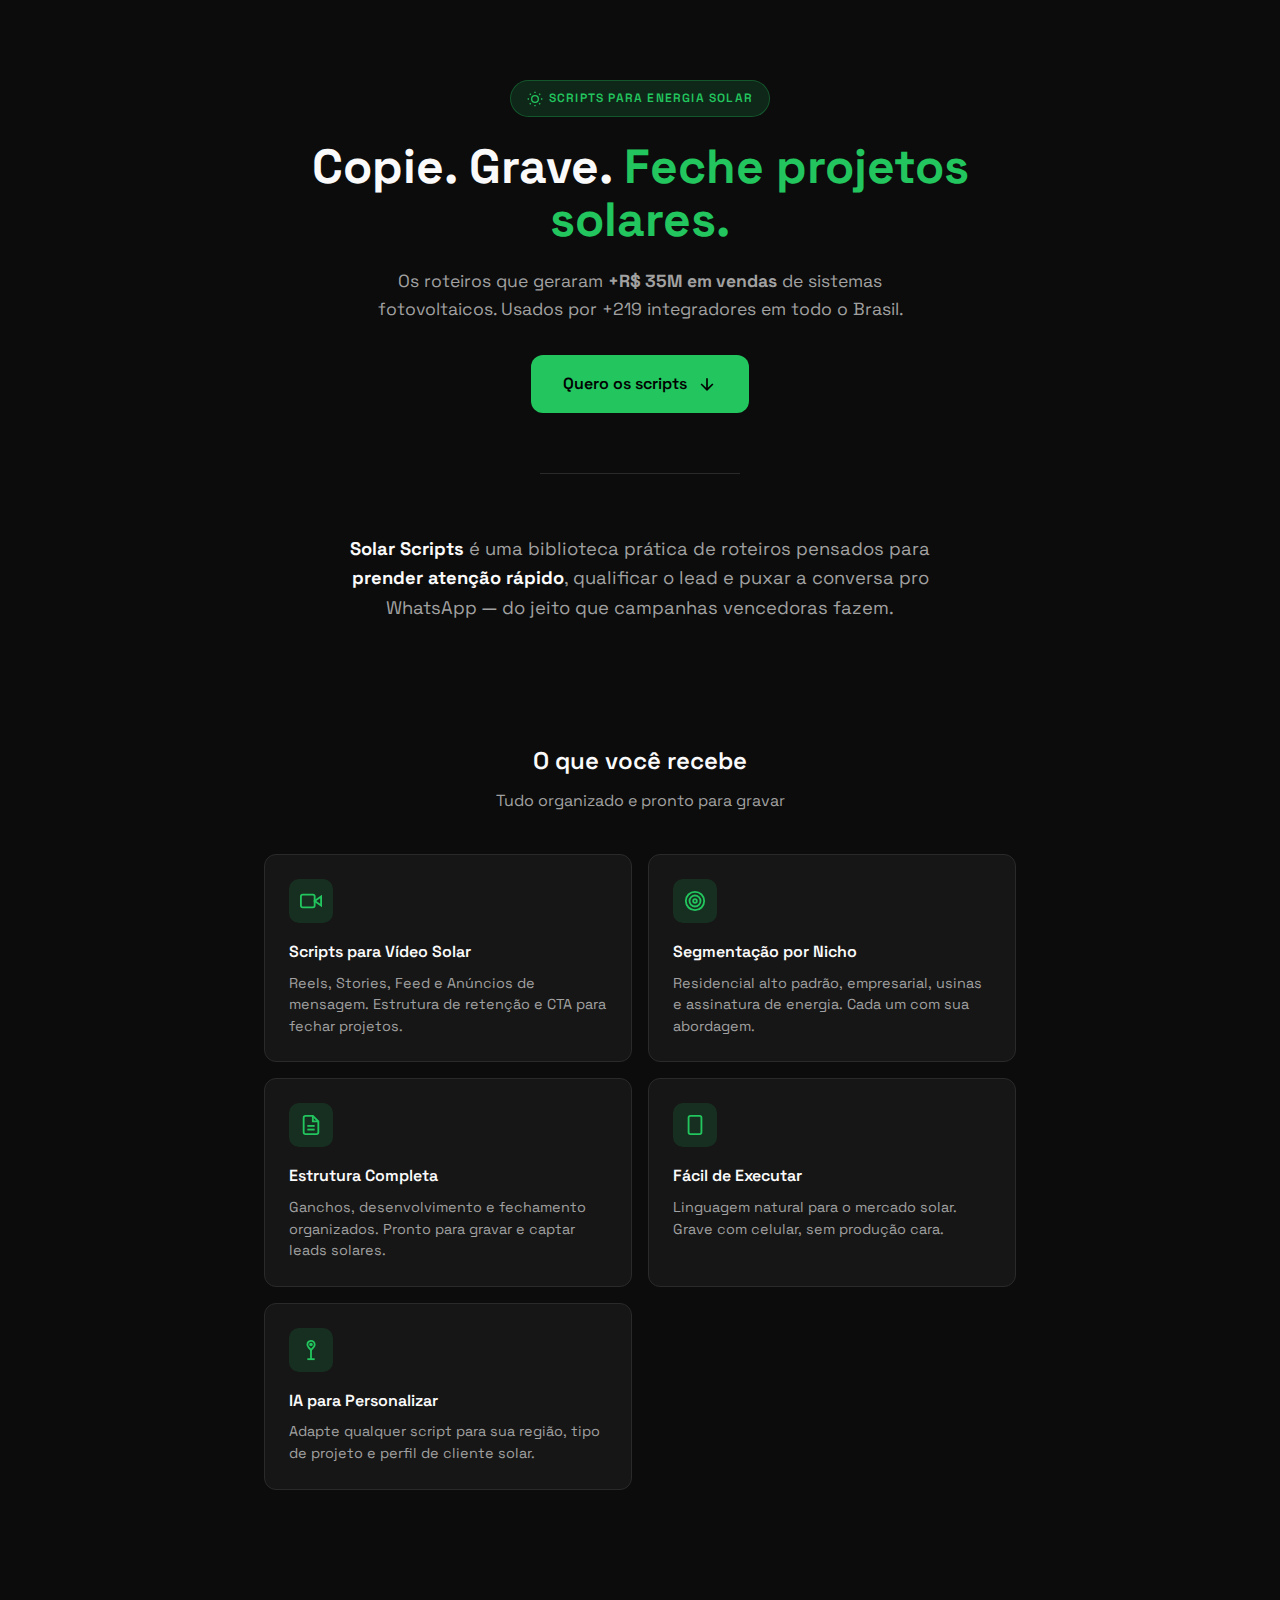
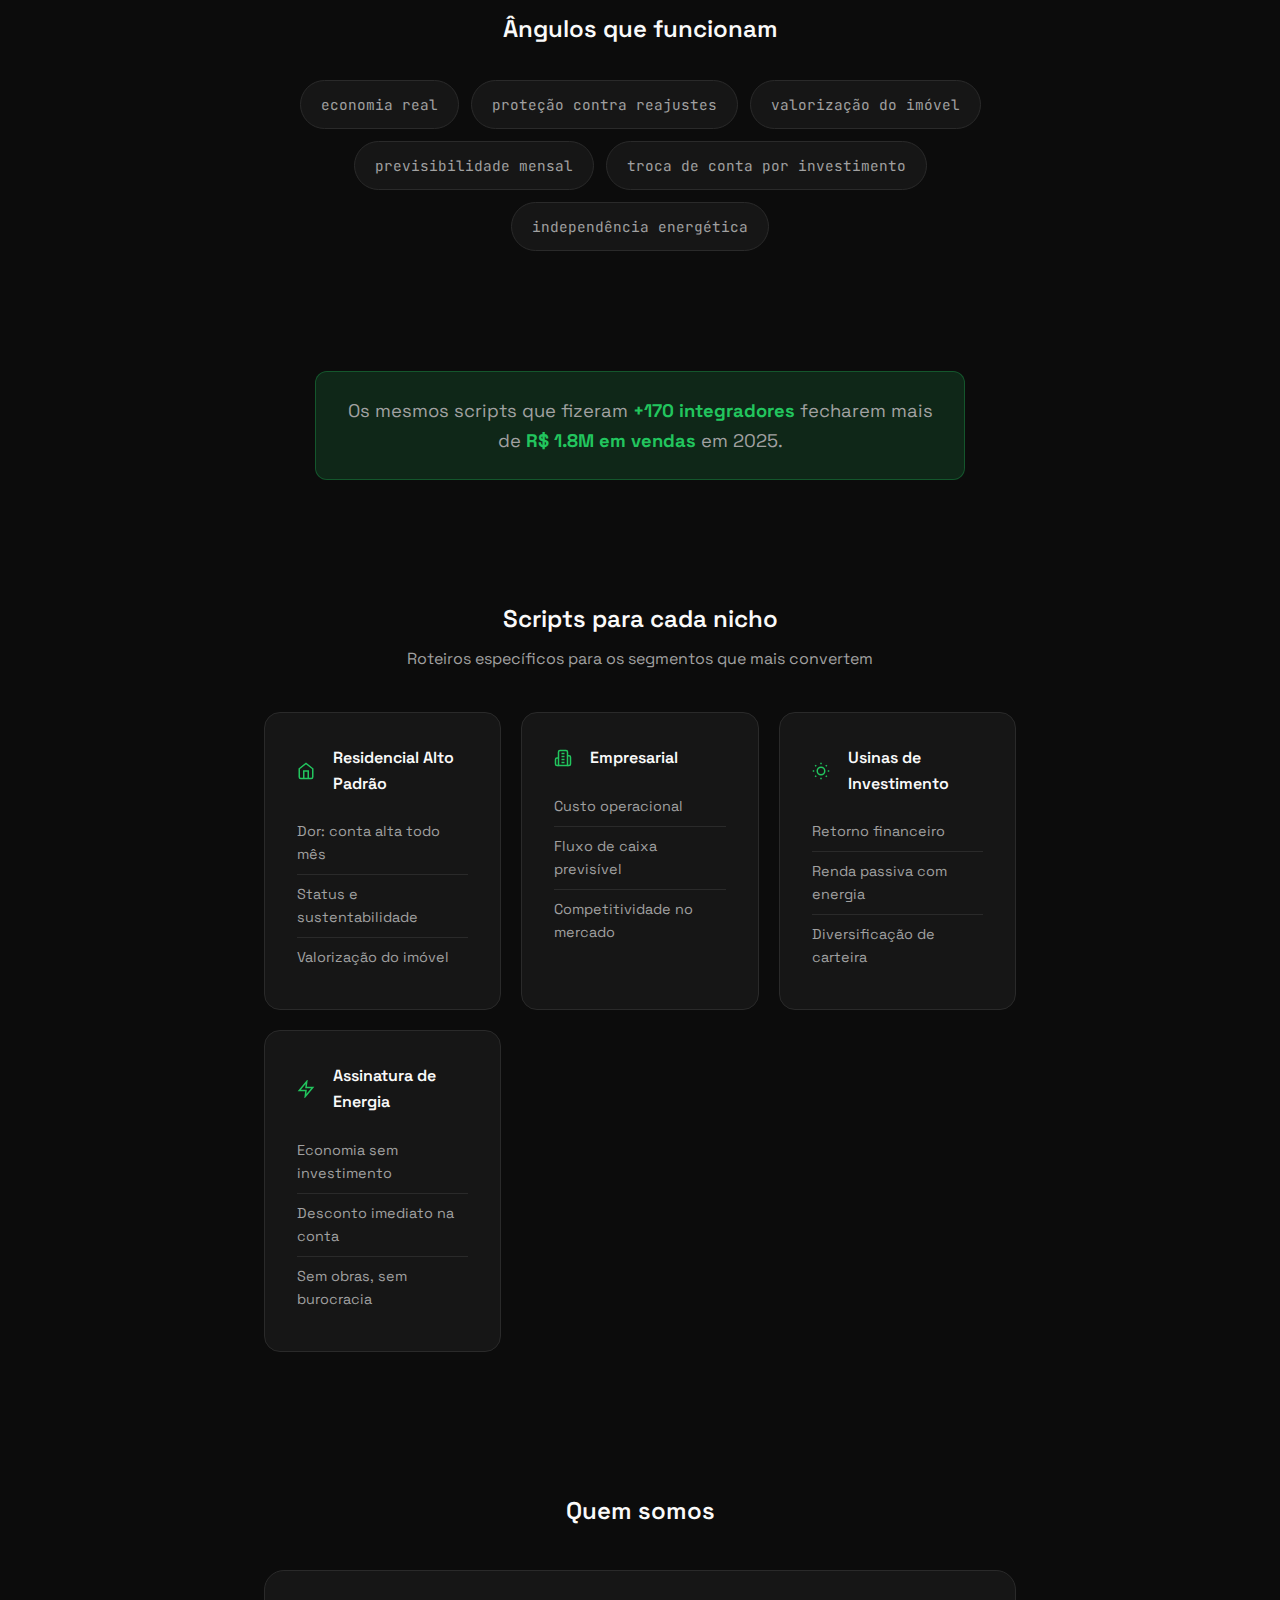
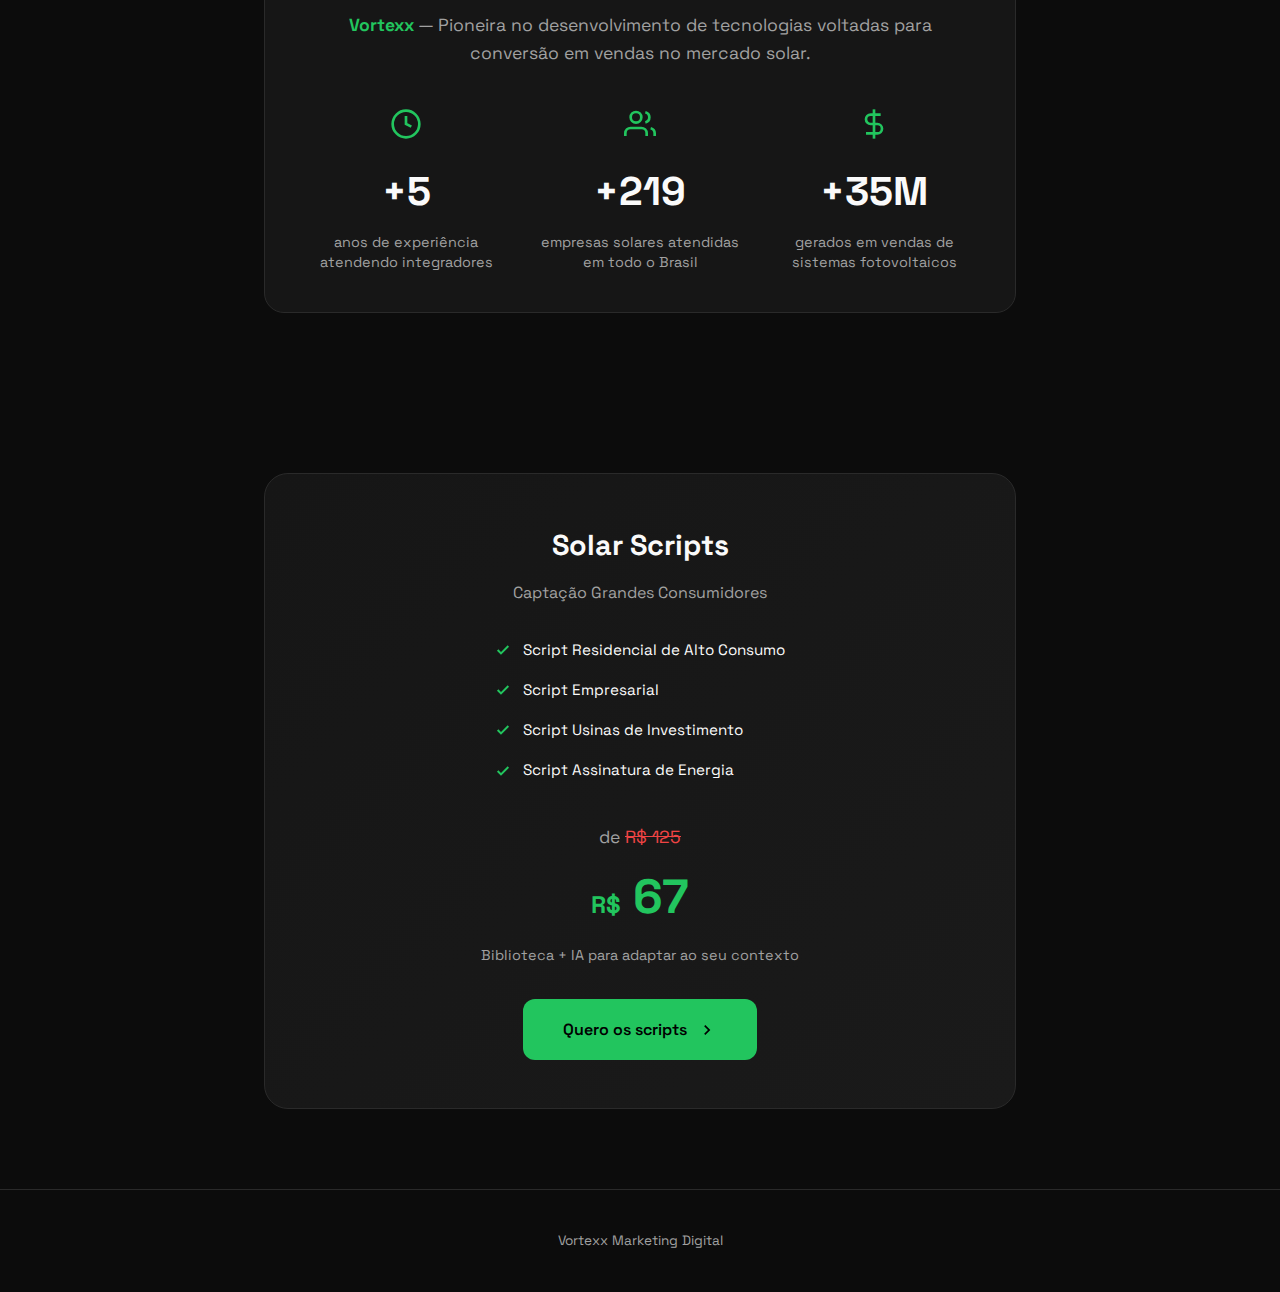
<file: solar-scripts.html>
<!DOCTYPE html>
<html lang="pt-BR">
<head>
    <meta charset="UTF-8">
    <meta name="viewport" content="width=device-width, initial-scale=1.0">
    <title>Solar Scripts | Roteiros Prontos para Anúncios que Convertem</title>
    <meta name="description" content="Biblioteca de scripts prontos para gravar anúncios de energia solar. Focado em residencial alto padrão e grandes consumidores empresariais.">
    <link rel="preconnect" href="https://fonts.googleapis.com">
    <link rel="preconnect" href="https://fonts.gstatic.com" crossorigin>
    <link href="https://fonts.googleapis.com/css2?family=Space+Grotesk:wght@400;500;600;700&family=JetBrains+Mono:wght@400;500&display=swap" rel="stylesheet">
    <style>
        * {
            margin: 0;
            padding: 0;
            box-sizing: border-box;
        }

        :root {
            --bg: #0c0c0c;
            --bg-card: #161616;
            --bg-card-hover: #1a1a1a;
            --accent: #22c55e;
            --accent-dim: rgba(34, 197, 94, 0.15);
            --text: #fafafa;
            --text-muted: #a1a1a1;
            --border: #2a2a2a;
        }

        html {
            scroll-behavior: smooth;
        }

        body {
            font-family: 'Space Grotesk', sans-serif;
            background: var(--bg);
            color: var(--text);
            line-height: 1.6;
        }

        .container {
            max-width: 800px;
            margin: 0 auto;
            padding: 0 24px;
        }

        /* Hero */
        .hero {
            padding: 80px 0 60px;
            text-align: center;
        }

        .badge {
            display: inline-block;
            background: var(--accent-dim);
            color: var(--accent);
            font-size: 0.75rem;
            font-weight: 600;
            text-transform: uppercase;
            letter-spacing: 0.1em;
            padding: 8px 16px;
            border-radius: 100px;
            border: 1px solid rgba(34, 197, 94, 0.3);
            margin-bottom: 24px;
        }

        .hero h1 {
            font-size: clamp(2rem, 5vw, 3rem);
            font-weight: 700;
            line-height: 1.1;
            margin-bottom: 20px;
        }

        .hero h1 span {
            color: var(--accent);
        }

        .hero p {
            font-size: 1.1rem;
            color: var(--text-muted);
            max-width: 600px;
            margin: 0 auto;
        }

        .hero-button {
            display: inline-flex;
            align-items: center;
            gap: 10px;
            margin-top: 32px;
            background: var(--accent);
            color: #000;
            font-family: 'Space Grotesk', sans-serif;
            font-size: 1rem;
            font-weight: 600;
            padding: 16px 32px;
            border-radius: 12px;
            text-decoration: none;
            transition: all 0.2s ease;
        }

        .hero-button:hover {
            transform: translateY(-2px);
            box-shadow: 0 10px 40px rgba(34, 197, 94, 0.3);
        }

        /* Divider */
        .divider {
            height: 1px;
            background: var(--border);
            margin: 0 auto;
            max-width: 200px;
        }

        /* What Section */
        .what {
            padding: 60px 0;
        }

        .what p {
            font-size: 1.15rem;
            color: var(--text-muted);
            text-align: center;
            max-width: 650px;
            margin: 0 auto;
        }

        .what p strong {
            color: var(--text);
        }

        /* Features Grid */
        .features {
            padding: 60px 0;
        }

        .features-header {
            text-align: center;
            margin-bottom: 40px;
        }

        .features-header h2 {
            font-size: 1.5rem;
            font-weight: 600;
            margin-bottom: 8px;
        }

        .features-header p {
            color: var(--text-muted);
        }

        .features-grid {
            display: grid;
            grid-template-columns: repeat(auto-fit, minmax(280px, 1fr));
            gap: 16px;
        }

        .feature-card {
            background: var(--bg-card);
            border: 1px solid var(--border);
            border-radius: 12px;
            padding: 24px;
            transition: all 0.2s ease;
        }

        .feature-card:hover {
            background: var(--bg-card-hover);
            border-color: #3a3a3a;
        }

        .feature-icon {
            width: 44px;
            height: 44px;
            background: var(--accent-dim);
            border-radius: 10px;
            display: flex;
            align-items: center;
            justify-content: center;
            margin-bottom: 16px;
            color: var(--accent);
        }

        .feature-icon svg {
            width: 22px;
            height: 22px;
            flex-shrink: 0;
        }

        .feature-card h3 {
            font-size: 1rem;
            font-weight: 600;
            margin-bottom: 8px;
        }

        .feature-card p {
            font-size: 0.9rem;
            color: var(--text-muted);
            line-height: 1.5;
        }

        /* Angles Section */
        .angles {
            padding: 60px 0;
        }

        .angles-header {
            text-align: center;
            margin-bottom: 32px;
        }

        .angles-header h2 {
            font-size: 1.5rem;
            font-weight: 600;
        }

        .angles-list {
            display: flex;
            flex-wrap: wrap;
            gap: 12px;
            justify-content: center;
        }

        .angle-tag {
            background: var(--bg-card);
            border: 1px solid var(--border);
            padding: 12px 20px;
            border-radius: 100px;
            font-size: 0.9rem;
            color: var(--text-muted);
            font-family: 'JetBrains Mono', monospace;
        }

        /* Audiences */
        .audiences {
            padding: 60px 0;
        }

        .audiences-grid {
            display: grid;
            grid-template-columns: repeat(auto-fit, minmax(300px, 1fr));
            gap: 20px;
        }

        .audience-card {
            background: var(--bg-card);
            border: 1px solid var(--border);
            border-radius: 16px;
            padding: 32px;
        }

        .audience-card h3 {
            font-size: 1rem;
            font-weight: 600;
            margin-bottom: 16px;
            display: flex;
            align-items: center;
            gap: 10px;
        }

        .audience-card h3 svg {
            flex-shrink: 0;
            vertical-align: middle;
        }

        .audience-card ul {
            list-style: none;
        }

        .audience-card li {
            font-size: 0.9rem;
            color: var(--text-muted);
            padding: 8px 0;
            border-bottom: 1px solid var(--border);
        }

        .audience-card li:last-child {
            border-bottom: none;
        }

        /* CTA Section */
        .cta {
            padding: 80px 0;
            text-align: center;
        }

        .cta-box {
            background: linear-gradient(135deg, var(--bg-card) 0%, #1a1a1a 100%);
            border: 1px solid var(--border);
            border-radius: 24px;
            padding: 48px 32px;
        }

        .cta h2 {
            font-size: 1.8rem;
            font-weight: 700;
            margin-bottom: 12px;
        }

        .cta-subtitle {
            color: var(--text-muted);
            margin-bottom: 24px;
        }

        .cta-checklist {
            list-style: none;
            text-align: left;
            display: inline-block;
            margin-bottom: 32px;
        }

        .cta-checklist li {
            display: flex;
            align-items: center;
            gap: 12px;
            padding: 8px 0;
            font-size: 0.95rem;
            color: var(--text);
        }

        .cta-checklist li svg {
            flex-shrink: 0;
        }

        .price {
            margin-bottom: 32px;
        }

        .price-old {
            font-size: 1.1rem;
            color: var(--text-muted);
            margin-bottom: 8px;
        }

        .price-old s {
            color: #ef4444;
            text-decoration: line-through;
        }

        .price-value {
            font-size: 3rem;
            font-weight: 700;
            color: var(--accent);
        }

        .price-value span {
            font-size: 1.5rem;
        }

        .price-note {
            font-size: 0.9rem;
            color: var(--text-muted);
            margin-top: 8px;
        }

        .cta-button {
            display: inline-flex;
            align-items: center;
            gap: 10px;
            background: var(--accent);
            color: #000;
            font-family: 'Space Grotesk', sans-serif;
            font-size: 1rem;
            font-weight: 600;
            padding: 18px 40px;
            border-radius: 12px;
            text-decoration: none;
            transition: all 0.2s ease;
        }

        .cta-button:hover {
            transform: translateY(-2px);
            box-shadow: 0 10px 40px rgba(34, 197, 94, 0.3);
        }

        .cta-button svg {
            width: 20px;
            height: 20px;
            fill: currentColor;
        }

        /* About Section */
        .about {
            padding: 80px 0;
        }

        .about-header {
            text-align: center;
            margin-bottom: 40px;
        }

        .about-header h2 {
            font-size: 1.5rem;
            font-weight: 600;
        }

        .about-content {
            background: var(--bg-card);
            border: 1px solid var(--border);
            border-radius: 20px;
            padding: 40px;
        }

        .about-intro {
            text-align: center;
            font-size: 1.1rem;
            color: var(--text-muted);
            margin-bottom: 40px;
        }

        .about-intro strong {
            color: var(--accent);
        }

        .about-stats {
            display: grid;
            grid-template-columns: repeat(auto-fit, minmax(180px, 1fr));
            gap: 32px;
            text-align: center;
        }

        .stat-item {
            display: flex;
            flex-direction: column;
            align-items: center;
            gap: 8px;
        }

        .stat-item svg {
            flex-shrink: 0;
        }

        .stat-number {
            font-size: 2.5rem;
            font-weight: 700;
            color: var(--text);
        }

        .stat-label {
            font-size: 0.9rem;
            color: var(--text-muted);
            line-height: 1.4;
        }

        /* Footer */
        .footer {
            padding: 40px 0;
            text-align: center;
            border-top: 1px solid var(--border);
        }

        .footer p {
            font-size: 0.85rem;
            color: var(--text-muted);
        }

        /* Responsive */
        @media (max-width: 640px) {
            .hero {
                padding: 60px 0 40px;
            }

            .features, .angles, .audiences, .what {
                padding: 40px 0;
            }

            .cta-box {
                padding: 32px 20px;
            }

            .price-value {
                font-size: 2.5rem;
            }
        }
    </style>
</head>
<body>

    <!-- Hero -->
    <section class="hero">
        <div class="container">
            <div class="badge"><svg width="16" height="16" viewBox="0 0 24 24" fill="none" stroke="currentColor" stroke-width="2" style="vertical-align: middle; margin-right: 6px;"><circle cx="12" cy="12" r="5"></circle><line x1="12" y1="1" x2="12" y2="3"></line><line x1="12" y1="21" x2="12" y2="23"></line><line x1="4.22" y1="4.22" x2="5.64" y2="5.64"></line><line x1="18.36" y1="18.36" x2="19.78" y2="19.78"></line><line x1="1" y1="12" x2="3" y2="12"></line><line x1="21" y1="12" x2="23" y2="12"></line><line x1="4.22" y1="19.78" x2="5.64" y2="18.36"></line><line x1="18.36" y1="5.64" x2="19.78" y2="4.22"></line></svg>Scripts para Energia Solar</div>
            <h1>Copie. Grave. <span>Feche projetos solares.</span></h1>
            <p>Os roteiros que geraram <strong>+R$ 35M em vendas</strong> de sistemas fotovoltaicos. Usados por +219 integradores em todo o Brasil.</p>
            <a href="#comprar" class="hero-button">
                Quero os scripts
                <svg width="20" height="20" viewBox="0 0 24 24" fill="none" stroke="currentColor" stroke-width="2"><line x1="12" y1="5" x2="12" y2="19"></line><polyline points="19 12 12 19 5 12"></polyline></svg>
            </a>
        </div>
    </section>

    <div class="divider"></div>

    <!-- What -->
    <section class="what">
        <div class="container">
            <p>
                <strong>Solar Scripts</strong> é uma biblioteca prática de roteiros pensados para <strong>prender atenção rápido</strong>, qualificar o lead e puxar a conversa pro WhatsApp — do jeito que campanhas vencedoras fazem.
            </p>
        </div>
    </section>

    <!-- Features -->
    <section class="features">
        <div class="container">
            <div class="features-header">
                <h2>O que você recebe</h2>
                <p>Tudo organizado e pronto para gravar</p>
            </div>
            <div class="features-grid">
                <div class="feature-card">
                    <div class="feature-icon"><svg width="20" height="20" viewBox="0 0 24 24" fill="none" stroke="currentColor" stroke-width="2"><polygon points="23 7 16 12 23 17 23 7"></polygon><rect x="1" y="5" width="15" height="14" rx="2" ry="2"></rect></svg></div>
                    <h3>Scripts para Vídeo Solar</h3>
                    <p>Reels, Stories, Feed e Anúncios de mensagem. Estrutura de retenção e CTA para fechar projetos.</p>
                </div>
                <div class="feature-card">
                    <div class="feature-icon"><svg width="20" height="20" viewBox="0 0 24 24" fill="none" stroke="currentColor" stroke-width="2"><circle cx="12" cy="12" r="10"></circle><circle cx="12" cy="12" r="6"></circle><circle cx="12" cy="12" r="2"></circle></svg></div>
                    <h3>Segmentação por Nicho</h3>
                    <p>Residencial alto padrão, empresarial, usinas e assinatura de energia. Cada um com sua abordagem.</p>
                </div>
                <div class="feature-card">
                    <div class="feature-icon"><svg width="20" height="20" viewBox="0 0 24 24" fill="none" stroke="currentColor" stroke-width="2"><path d="M14 2H6a2 2 0 0 0-2 2v16a2 2 0 0 0 2 2h12a2 2 0 0 0 2-2V8z"></path><polyline points="14 2 14 8 20 8"></polyline><line x1="16" y1="13" x2="8" y2="13"></line><line x1="16" y1="17" x2="8" y2="17"></line></svg></div>
                    <h3>Estrutura Completa</h3>
                    <p>Ganchos, desenvolvimento e fechamento organizados. Pronto para gravar e captar leads solares.</p>
                </div>
                <div class="feature-card">
                    <div class="feature-icon"><svg width="20" height="20" viewBox="0 0 24 24" fill="none" stroke="currentColor" stroke-width="2"><rect x="5" y="2" width="14" height="20" rx="2" ry="2"></rect><line x1="12" y1="18" x2="12.01" y2="18"></line></svg></div>
                    <h3>Fácil de Executar</h3>
                    <p>Linguagem natural para o mercado solar. Grave com celular, sem produção cara.</p>
                </div>
                <div class="feature-card">
                    <div class="feature-icon"><svg width="20" height="20" viewBox="0 0 24 24" fill="none" stroke="currentColor" stroke-width="2"><path d="M12 2a4 4 0 0 1 4 4c0 1.1-.45 2.1-1.17 2.83L12 12l-2.83-3.17A4 4 0 0 1 12 2z"></path><path d="M12 12v10"></path><path d="M8 22h8"></path><circle cx="12" cy="6" r="1"></circle></svg></div>
                    <h3>IA para Personalizar</h3>
                    <p>Adapte qualquer script para sua região, tipo de projeto e perfil de cliente solar.</p>
                </div>
            </div>
        </div>
    </section>

    <!-- Angles -->
    <section class="angles">
        <div class="container">
            <div class="angles-header">
                <h2>Ângulos que funcionam</h2>
            </div>
            <div class="angles-list">
                <span class="angle-tag">economia real</span>
                <span class="angle-tag">proteção contra reajustes</span>
                <span class="angle-tag">valorização do imóvel</span>
                <span class="angle-tag">previsibilidade mensal</span>
                <span class="angle-tag">troca de conta por investimento</span>
                <span class="angle-tag">independência energética</span>
            </div>
        </div>
    </section>

    <!-- Social Proof -->
    <section class="what">
        <div class="container">
            <p style="background: var(--accent-dim); border: 1px solid rgba(34, 197, 94, 0.3); padding: 24px; border-radius: 12px;">
                Os mesmos scripts que fizeram <strong style="color: var(--accent);">+170 integradores</strong> fecharem mais de <strong style="color: var(--accent);">R$ 1.8M em vendas</strong> em 2025.
            </p>
        </div>
    </section>

    <!-- Audiences -->
    <section class="audiences">
        <div class="container">
            <div class="features-header">
                <h2>Scripts para cada nicho</h2>
                <p>Roteiros específicos para os segmentos que mais convertem</p>
            </div>
            <div class="audiences-grid" style="grid-template-columns: repeat(auto-fit, minmax(220px, 1fr));">
                <div class="audience-card">
                    <h3><svg width="18" height="18" viewBox="0 0 24 24" fill="none" stroke="var(--accent)" stroke-width="2" style="vertical-align: middle; margin-right: 8px;"><path d="M3 9l9-7 9 7v11a2 2 0 0 1-2 2H5a2 2 0 0 1-2-2z"></path><polyline points="9 22 9 12 15 12 15 22"></polyline></svg>Residencial Alto Padrão</h3>
                    <ul>
                        <li>Dor: conta alta todo mês</li>
                        <li>Status e sustentabilidade</li>
                        <li>Valorização do imóvel</li>
                    </ul>
                </div>
                <div class="audience-card">
                    <h3><svg width="18" height="18" viewBox="0 0 24 24" fill="none" stroke="var(--accent)" stroke-width="2" style="vertical-align: middle; margin-right: 8px;"><path d="M6 22V4a2 2 0 0 1 2-2h8a2 2 0 0 1 2 2v18Z"></path><path d="M6 12H4a2 2 0 0 0-2 2v6a2 2 0 0 0 2 2h2"></path><path d="M18 9h2a2 2 0 0 1 2 2v9a2 2 0 0 1-2 2h-2"></path><path d="M10 6h4"></path><path d="M10 10h4"></path><path d="M10 14h4"></path><path d="M10 18h4"></path></svg>Empresarial</h3>
                    <ul>
                        <li>Custo operacional</li>
                        <li>Fluxo de caixa previsível</li>
                        <li>Competitividade no mercado</li>
                    </ul>
                </div>
                <div class="audience-card">
                    <h3><svg width="18" height="18" viewBox="0 0 24 24" fill="none" stroke="var(--accent)" stroke-width="2" style="vertical-align: middle; margin-right: 8px;"><circle cx="12" cy="12" r="5"></circle><line x1="12" y1="1" x2="12" y2="3"></line><line x1="12" y1="21" x2="12" y2="23"></line><line x1="4.22" y1="4.22" x2="5.64" y2="5.64"></line><line x1="18.36" y1="18.36" x2="19.78" y2="19.78"></line><line x1="1" y1="12" x2="3" y2="12"></line><line x1="21" y1="12" x2="23" y2="12"></line><line x1="4.22" y1="19.78" x2="5.64" y2="18.36"></line><line x1="18.36" y1="5.64" x2="19.78" y2="4.22"></line></svg>Usinas de Investimento</h3>
                    <ul>
                        <li>Retorno financeiro</li>
                        <li>Renda passiva com energia</li>
                        <li>Diversificação de carteira</li>
                    </ul>
                </div>
                <div class="audience-card">
                    <h3><svg width="18" height="18" viewBox="0 0 24 24" fill="none" stroke="var(--accent)" stroke-width="2" style="vertical-align: middle; margin-right: 8px;"><path d="M13 2L3 14h9l-1 8 10-12h-9l1-8z"></path></svg>Assinatura de Energia</h3>
                    <ul>
                        <li>Economia sem investimento</li>
                        <li>Desconto imediato na conta</li>
                        <li>Sem obras, sem burocracia</li>
                    </ul>
                </div>
            </div>
        </div>
    </section>

    <!-- Quem Somos -->
    <section class="about" id="quem-somos">
        <div class="container">
            <div class="about-header">
                <h2>Quem somos</h2>
            </div>
            <div class="about-content">
                <p class="about-intro"><strong>Vortexx</strong> — Pioneira no desenvolvimento de tecnologias voltadas para conversão em vendas no mercado solar.</p>
                <div class="about-stats">
                    <div class="stat-item">
                        <svg width="32" height="32" viewBox="0 0 24 24" fill="none" stroke="var(--accent)" stroke-width="2" style="margin-bottom: 12px;"><circle cx="12" cy="12" r="10"></circle><polyline points="12 6 12 12 16 14"></polyline></svg>
                        <span class="stat-number">+5</span>
                        <span class="stat-label">anos de experiência atendendo integradores</span>
                    </div>
                    <div class="stat-item">
                        <svg width="32" height="32" viewBox="0 0 24 24" fill="none" stroke="var(--accent)" stroke-width="2" style="margin-bottom: 12px;"><path d="M17 21v-2a4 4 0 0 0-4-4H5a4 4 0 0 0-4 4v2"></path><circle cx="9" cy="7" r="4"></circle><path d="M23 21v-2a4 4 0 0 0-3-3.87"></path><path d="M16 3.13a4 4 0 0 1 0 7.75"></path></svg>
                        <span class="stat-number">+219</span>
                        <span class="stat-label">empresas solares atendidas em todo o Brasil</span>
                    </div>
                    <div class="stat-item">
                        <svg width="32" height="32" viewBox="0 0 24 24" fill="none" stroke="var(--accent)" stroke-width="2" style="margin-bottom: 12px;"><line x1="12" y1="1" x2="12" y2="23"></line><path d="M17 5H9.5a3.5 3.5 0 0 0 0 7h5a3.5 3.5 0 0 1 0 7H6"></path></svg>
                        <span class="stat-number">+35M</span>
                        <span class="stat-label">gerados em vendas de sistemas fotovoltaicos</span>
                    </div>
                </div>
            </div>
        </div>
    </section>

    <!-- CTA -->
    <section class="cta" id="comprar">
        <div class="container">
            <div class="cta-box">
                <h2>Solar Scripts</h2>
                <p class="cta-subtitle">Captação Grandes Consumidores</p>
                <ul class="cta-checklist">
                    <li><svg width="16" height="16" viewBox="0 0 24 24" fill="none" stroke="var(--accent)" stroke-width="3"><polyline points="20 6 9 17 4 12"></polyline></svg>Script Residencial de Alto Consumo</li>
                    <li><svg width="16" height="16" viewBox="0 0 24 24" fill="none" stroke="var(--accent)" stroke-width="3"><polyline points="20 6 9 17 4 12"></polyline></svg>Script Empresarial</li>
                    <li><svg width="16" height="16" viewBox="0 0 24 24" fill="none" stroke="var(--accent)" stroke-width="3"><polyline points="20 6 9 17 4 12"></polyline></svg>Script Usinas de Investimento</li>
                    <li><svg width="16" height="16" viewBox="0 0 24 24" fill="none" stroke="var(--accent)" stroke-width="3"><polyline points="20 6 9 17 4 12"></polyline></svg>Script Assinatura de Energia</li>
                </ul>
                <div class="price">
                    <div class="price-old">de <s>R$ 125</s></div>
                    <div class="price-value"><span>R$</span> 67</div>
                    <p class="price-note">Biblioteca + IA para adaptar ao seu contexto</p>
                </div>
                <a href="https://payfast.greenn.com.br/LINK_AQUI" class="cta-button">
                    Quero os scripts
                    <svg viewBox="0 0 24 24"><path d="M8.59 16.59L13.17 12 8.59 7.41 10 6l6 6-6 6-1.41-1.41z"/></svg>
                </a>
            </div>
        </div>
    </section>

    <!-- Footer -->
    <footer class="footer">
        <div class="container">
            <p>Vortexx Marketing Digital</p>
        </div>
    </footer>

</body>
</html>
</file>
